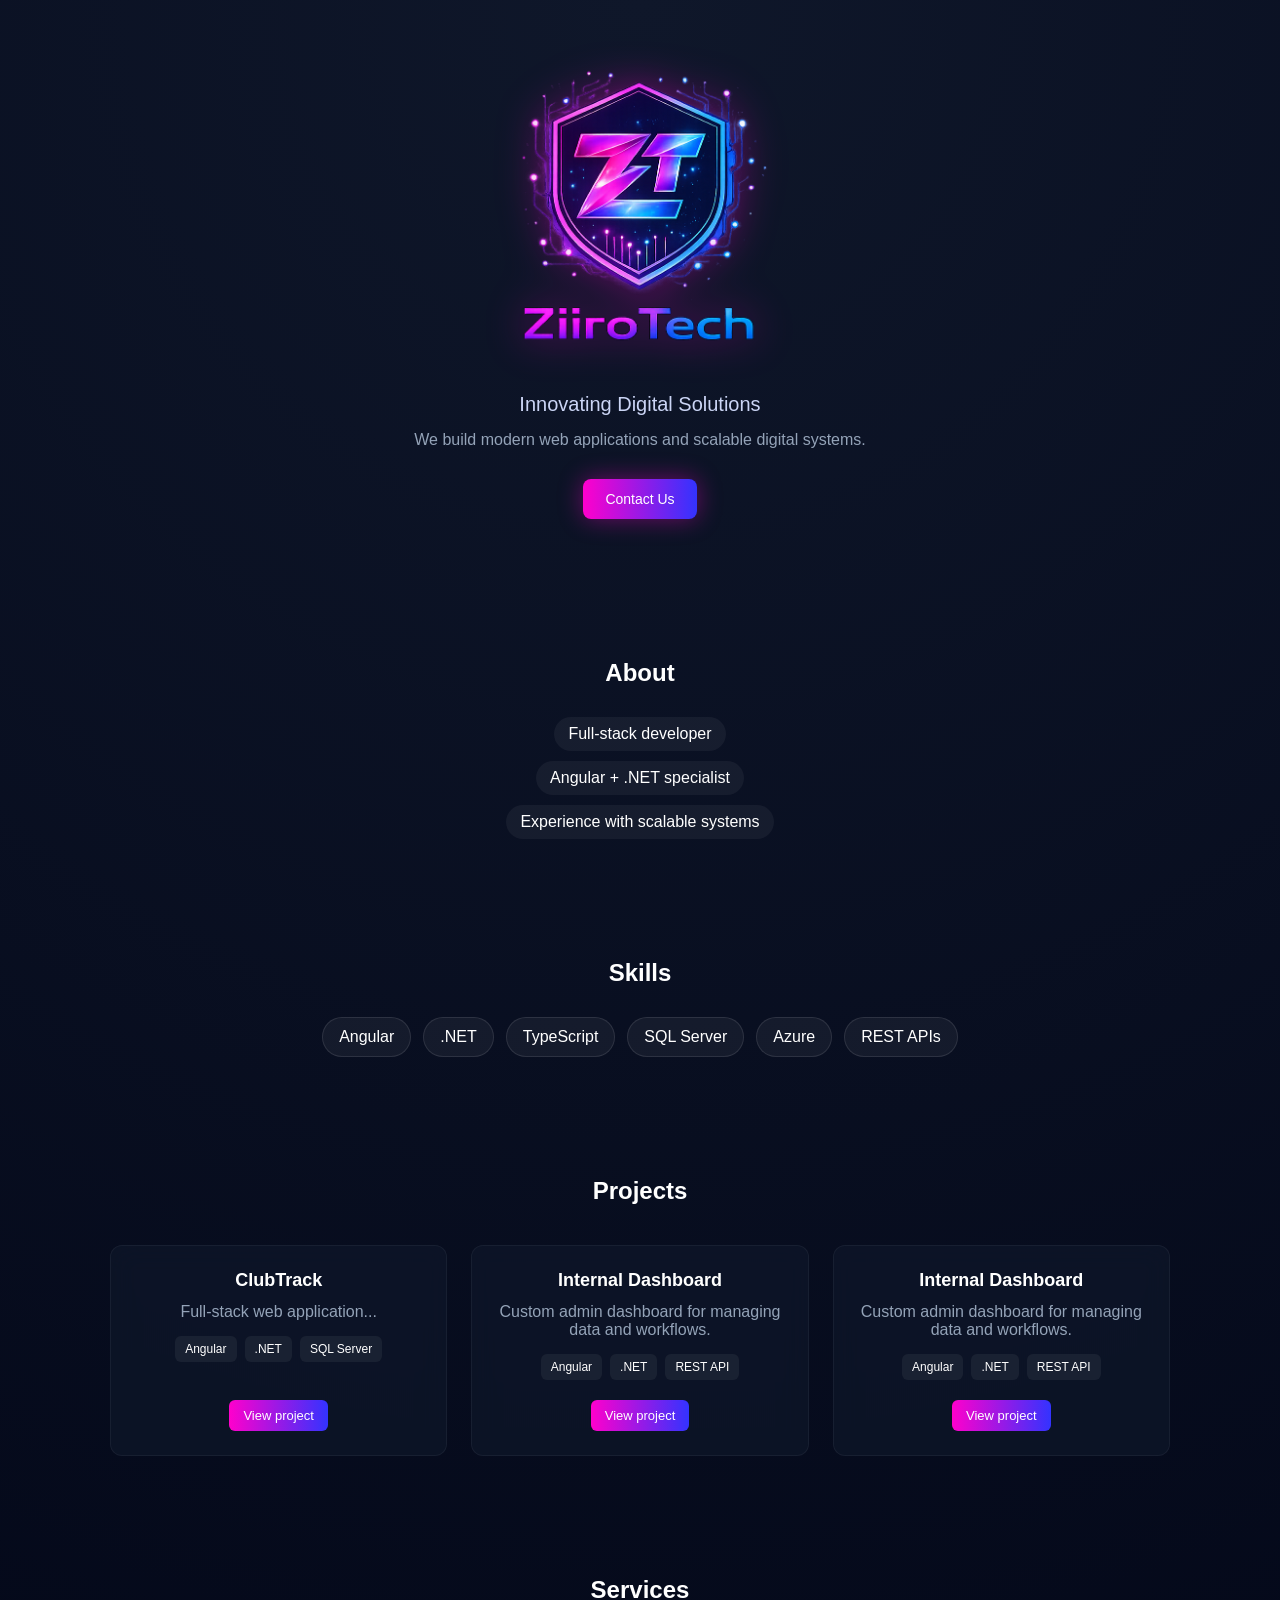
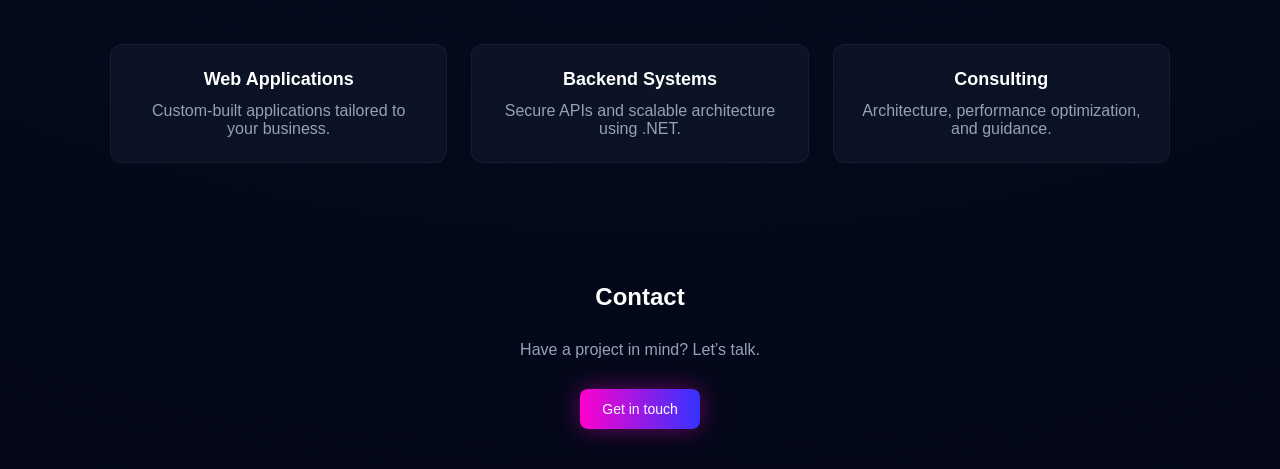
<file: index.html>
<!DOCTYPE html>
<html lang="en">
<head>
  <meta charset="UTF-8" />
  <meta name="viewport" content="width=device-width, initial-scale=1.0" />
  <!-- <title>ZiiroTech</title> -->
  <title>ZiiroTech | Digital Solutions</title>

  <meta name="description" content="ZiiroTech builds modern web applications, scalable backend systems, and digital solutions using Angular and .NET.">  
  <meta name="keywords" content="web development, angular, .net, software development, backend, consulting">  
  <meta name="author" content="Primož Rozina">  
  <meta name="viewport" content="width=device-width, initial-scale=1.0">

  <meta property="og:title" content="ZiiroTech">
  <meta property="og:description" content="Innovating Digital Solutions. Modern web apps and scalable systems.">
  <meta property="og:image" content="https://ziirotech.com/assets/Logo_2.png">
  <meta property="og:url" content="https://ziirotech.com">
  <meta property="og:type" content="website">
  
  <meta name="twitter:card" content="summary_large_image">
  <meta name="twitter:title" content="ZiiroTech">
  <meta name="twitter:description" content="Modern web applications and digital systems.">
  <meta name="twitter:image" content="https://ziirotech.com/assets/Logo_2.png">

  <meta name="robots" content="index, follow">
  <meta name="theme-color" content="#020617">

  <link rel="stylesheet" href="css/reset.css" />
  <link rel="stylesheet" href="css/layout.css" />
  <link rel="stylesheet" href="css/components.css" />
  <link rel="stylesheet" href="css/main.css" />
  <link rel="icon" href="/assets/icons/favicon.ico" type="image/x-icon">
  <link rel="canonical" href="https://ziirotech.com/">
  
</head>
<body>

  <main class="container">

    <div id="hero"></div>
    <div id="about"></div>
    <div id="skills"></div>
    <div id="projects"></div>
    <div id="services"></div>
    <div id="contact"></div>

  </main>

  <script src="js/main.js"></script>
</body>
</html>
</file>
<file: css/layout.css>
body {
  font-family: 'Segoe UI', sans-serif;
  background: radial-gradient(circle at top, #0f172a, #020617);
  color: white;
  margin: 0;
}

.container {
  max-width: 1100px;
  margin: auto;
  padding: 40px 20px;
}

/* HERO */
.hero {
  text-align: center;
  padding: 20px 20px;
}

/* SECTIONS */
.section {
  margin-top: 120px;
  text-align: center;
}

.section h2 {
  margin-bottom: 30px;
}

/* GRID SYSTEM */
.grid {
  display: grid;
  gap: 24px;
  margin-top: 40px;
}

.grid-3 {
  grid-template-columns: repeat(3, 1fr);
}

@media (max-width: 900px) {
  .grid-3 {
    grid-template-columns: repeat(2, 1fr);
  }
}

@media (max-width: 600px) {
  .grid-3 {
    grid-template-columns: 1fr;
  }
}
</file>
<file: css/components.css>
/* LOGO */
.logo {
  width: clamp(140px, 20vw, 260px);
  filter: drop-shadow(0 0 20px rgba(255, 0, 204, 0.4));
  margin-bottom: 20px;
}

/* BUTTONS */
.btn {
  display: inline-block;
  margin-top: 30px;
  padding: 12px 22px;
  border-radius: 8px;
  text-decoration: none;
  font-size: 14px;
  transition: 0.3s;
}

.btn.primary {
  background: linear-gradient(90deg, #ff00cc, #3333ff);
  color: white;
  box-shadow: 0 0 25px rgba(255, 0, 204, 0.4);
}

.btn.primary:hover {
  transform: translateY(-2px);
  box-shadow: 0 0 35px rgba(255, 0, 204, 0.6);
}

/* SMALL BUTTON */
.btn-small {
  margin-top: 20px;
  padding: 8px 14px;
  font-size: 13px;
  border-radius: 6px;

  background: linear-gradient(90deg, #ff00cc, #3333ff);
  color: white;
  text-decoration: none;

  align-self: center;
  transition: 0.3s;
}

.btn-small:hover {
  opacity: 0.85;
  box-shadow: 0 0 15px rgba(255, 0, 200, 0.3);
}

/* CARD */
.card {
  background: rgba(15, 23, 42, 0.7);
  border: 1px solid rgba(255, 255, 255, 0.05);
  padding: 24px;
  border-radius: 12px;
  backdrop-filter: blur(12px);

  display: flex;
  flex-direction: column;
  justify-content: space-between;
  height: 100%;

  transition: all 0.25s ease;
}

.card:hover {
  transform: translateY(-6px);
  box-shadow: 0 20px 40px rgba(51, 51, 255, 0.25);
  border-color: #3333ff;
}

.card-body {
  flex-grow: 1;
}

.card h3 {
  margin-bottom: 12px;
  font-size: 18px;
}

/* TAGS */
.tags {
  margin-top: 15px;
  display: flex;
  gap: 8px;
  flex-wrap: wrap;
  justify-content: center;
}

.tags span {
  font-size: 12px;
  padding: 6px 10px;
  border-radius: 6px;
  background: rgba(255,255,255,0.06);
}

/* SKILLS */
.skills {
  display: flex;
  flex-wrap: wrap;
  justify-content: center;
  gap: 12px;
}

.skill {
  padding: 10px 16px;
  border-radius: 999px;
  background: rgba(255,255,255,0.05);
  border: 1px solid rgba(255,255,255,0.1);
}

.skill:hover {
  border-color: #ff00cc;
}

/* ABOUT */
.about-list {
  list-style: none;
  padding: 0;
  margin-top: 20px;

  display: flex;
  flex-direction: column;
  gap: 10px;
  align-items: center;
}

.about-list li {
  background: rgba(255,255,255,0.05);
  padding: 8px 14px;
  border-radius: 999px;
}
</file>
<file: css/main.css>
.hero-title {
  font-size: 52px;
  font-weight: bold;
  margin-top: 20px;

  background: linear-gradient(90deg, #ff00cc, #3333ff);
  -webkit-background-clip: text;
  -webkit-text-fill-color: transparent;

  text-shadow: 0 0 20px rgba(255, 0, 204, 0.3);
}

.subtitle {
  margin-top: 20px;
  font-size: 20px;
  color: #cbd5f5;
}

.description {
  margin-top: 15px;
  font-size: 16px;
  color: #94a3b8;
}

.section p {
  max-width: 600px;
  margin: auto;
  color: #94a3b8;
}

/* ANIMATION */
.hero {
  animation: fadeIn 1s ease;
}

@keyframes fadeIn {
  from {
    opacity: 0;
    transform: translateY(20px);
  }
  to {
    opacity: 1;
    transform: translateY(0);
  }
}

/* MOBILE */
@media (max-width: 600px) {
  .hero-title {
    font-size: 36px;
  }

  .logo {
    width: 100px;
  }
}
</file>
